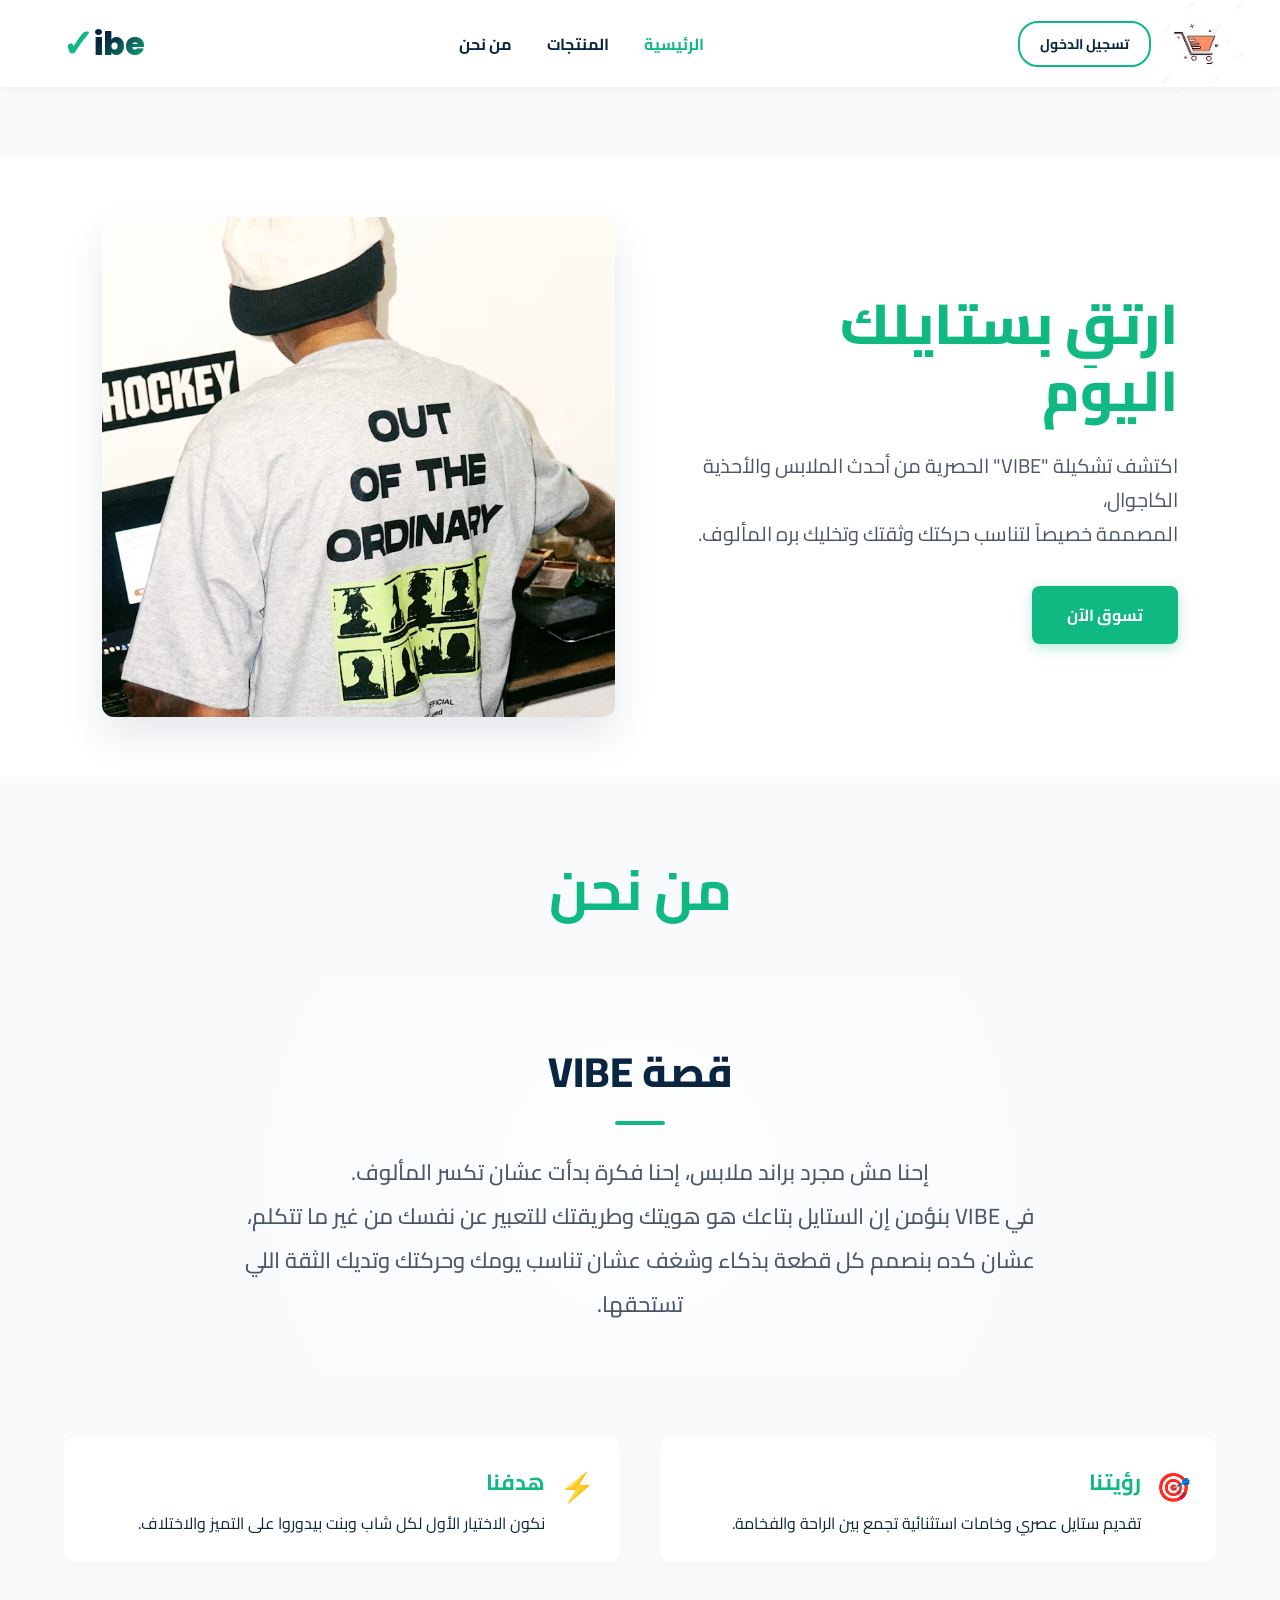
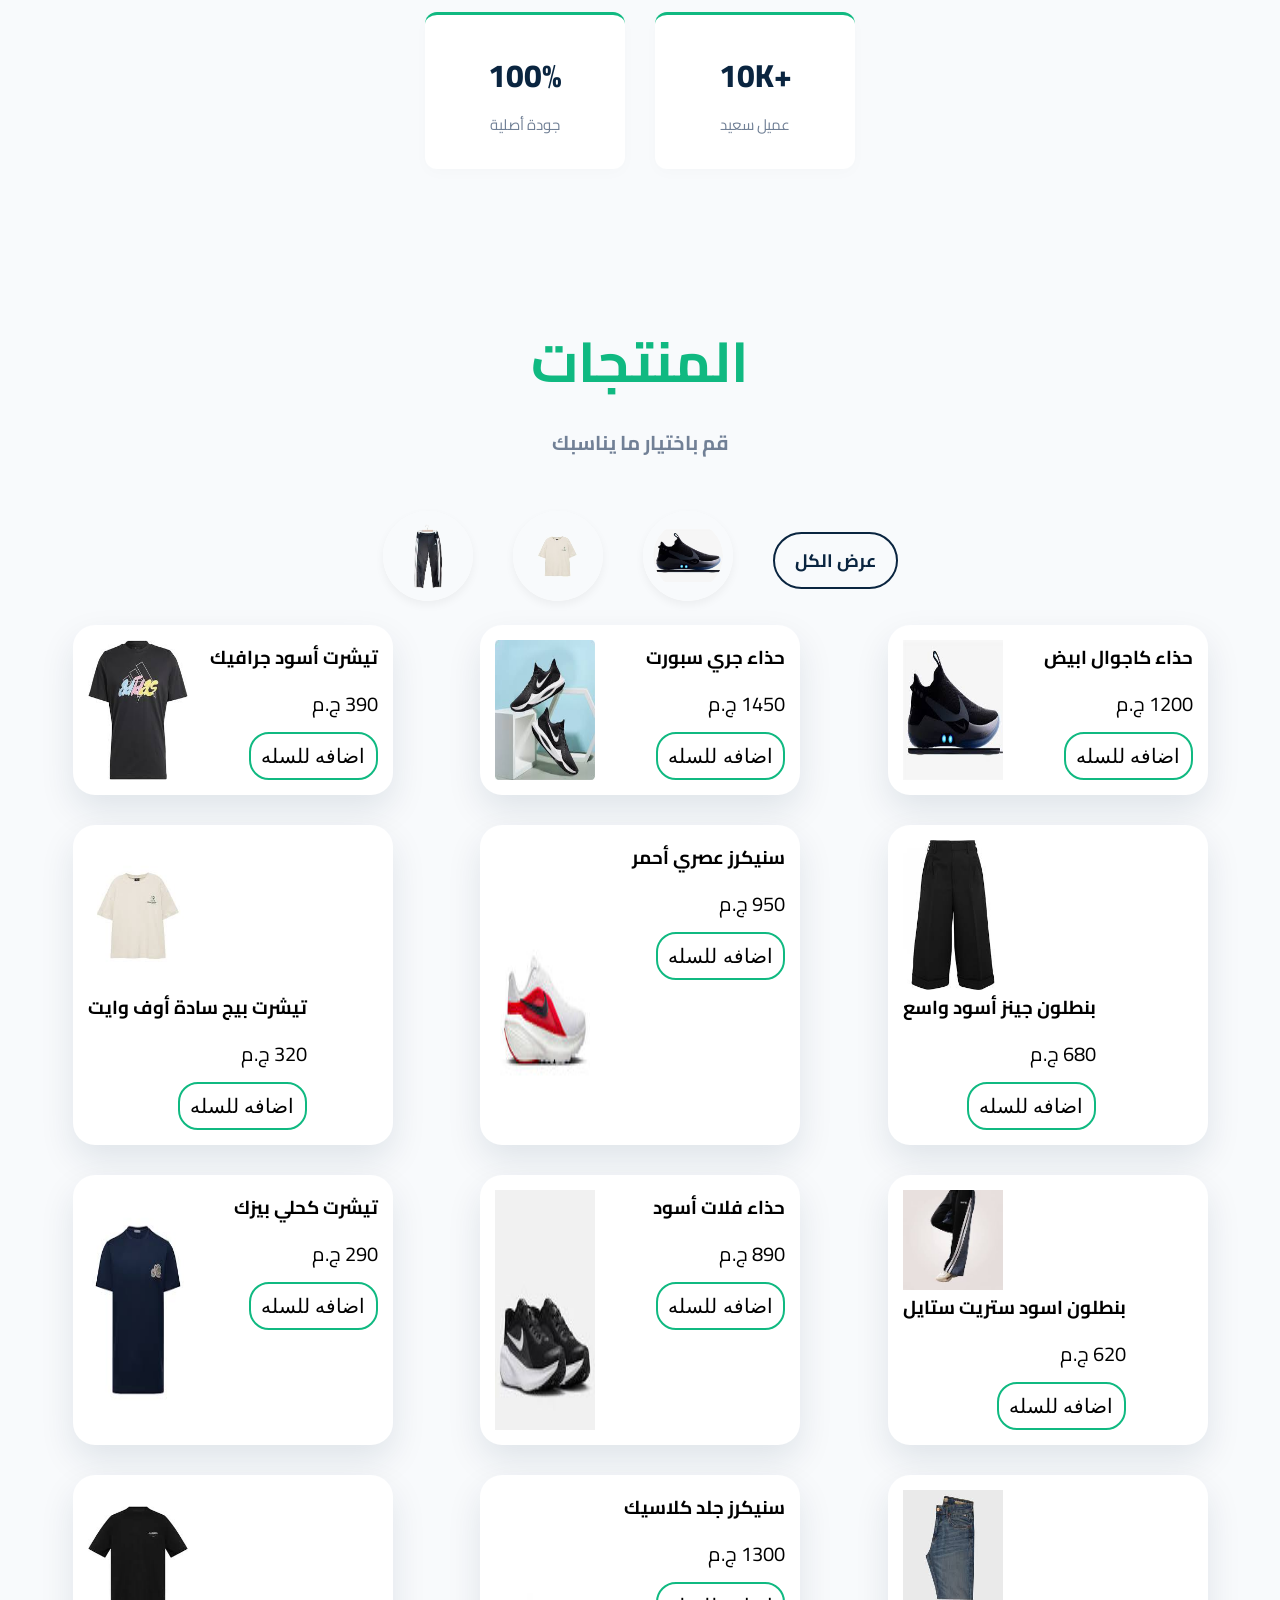
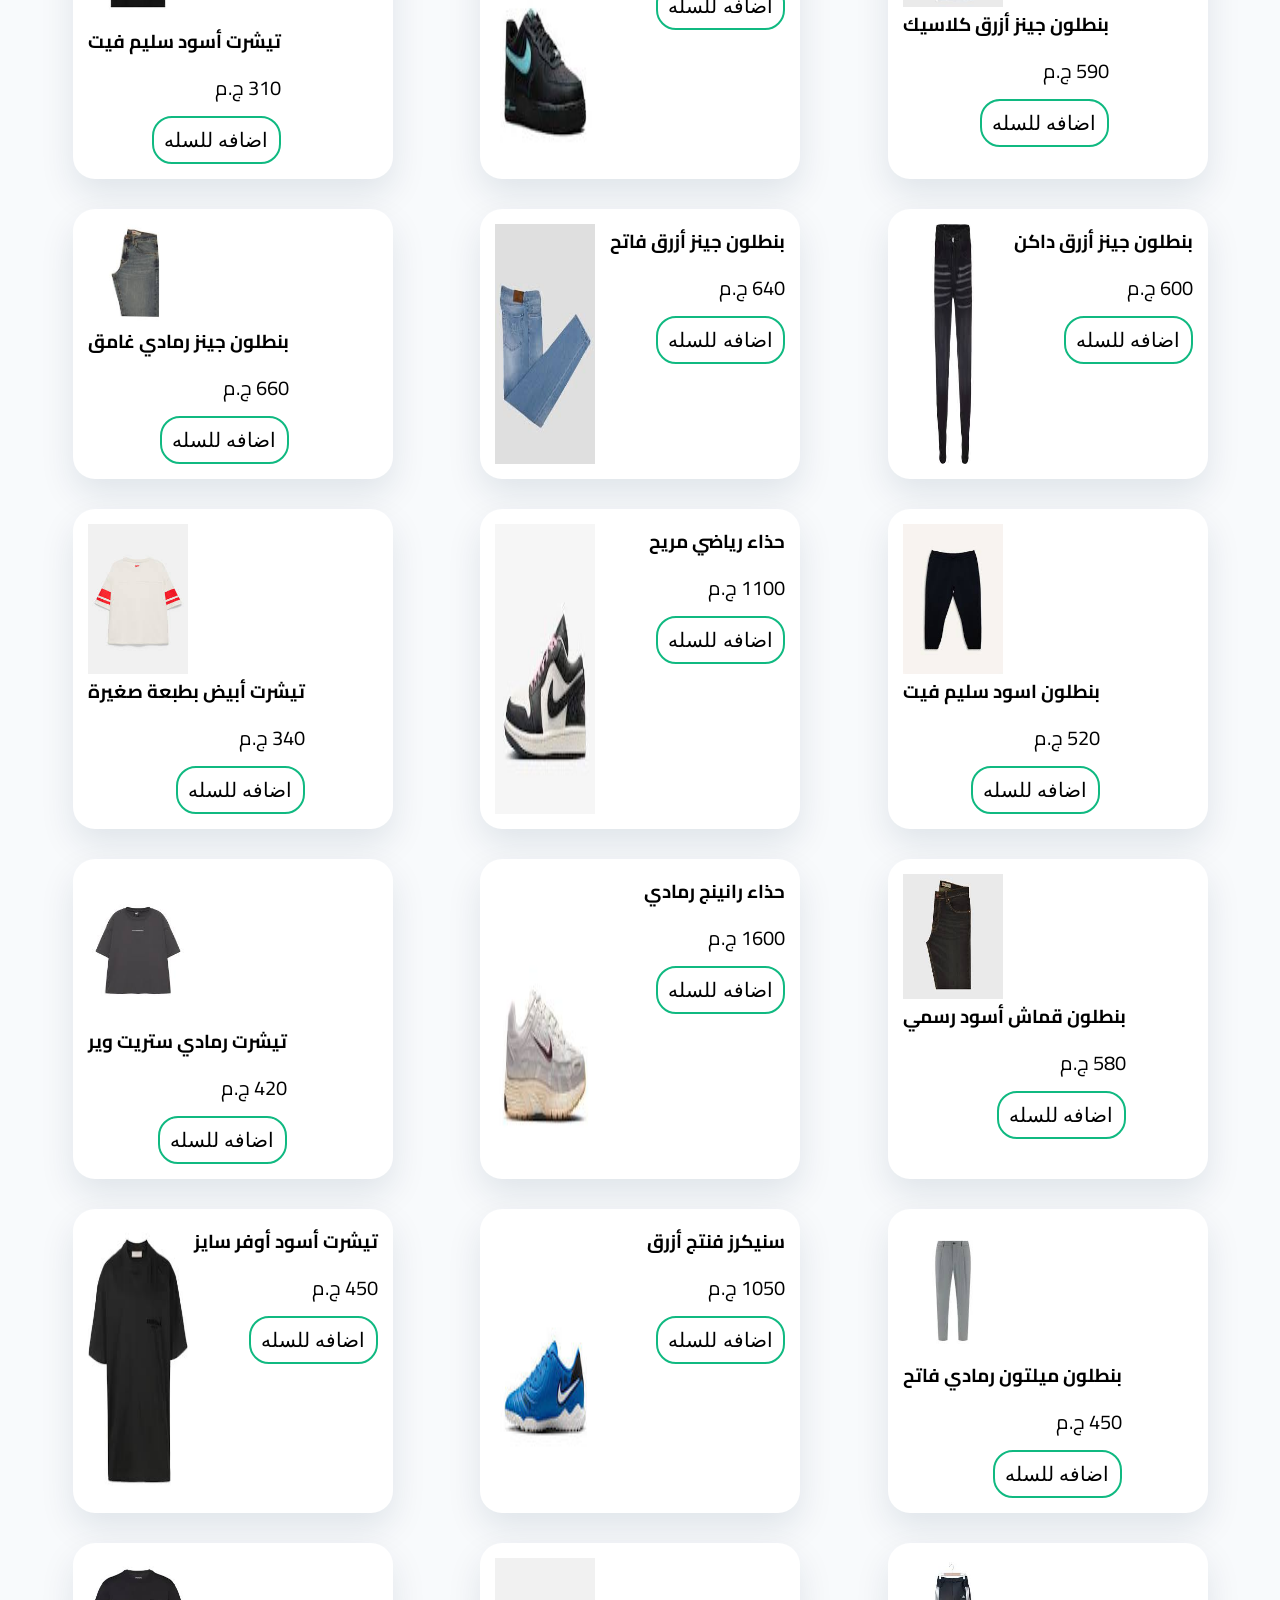
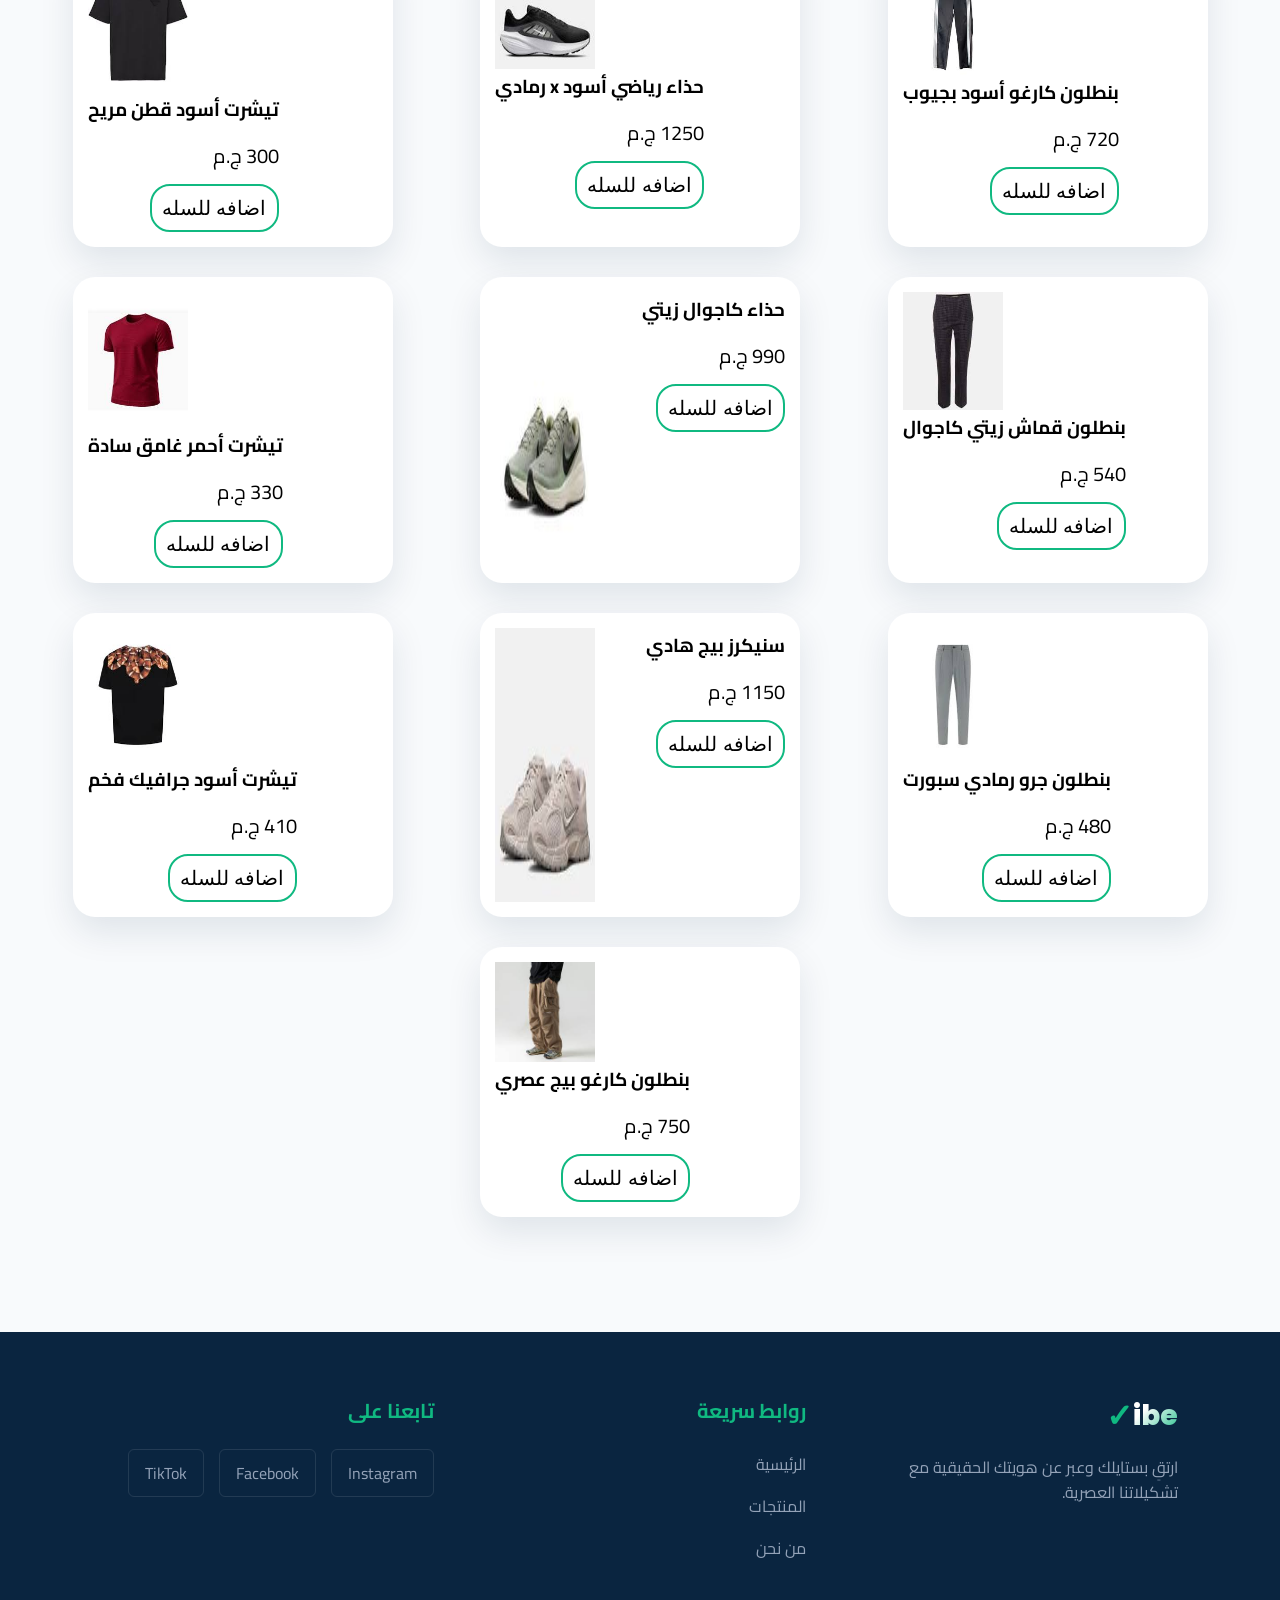
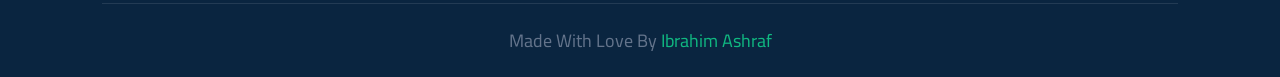
<file: index.html>
<!DOCTYPE html>
<html lang="ar" dir="rtl"> <head>
    <meta charset="UTF-8">
    <meta name="viewport" content="width=device-width, initial-scale=1.0">
    <link rel="preconnect" href="https://fonts.googleapis.com">
    <link rel="preconnect" href="https://fonts.gstatic.com" crossorigin>
    <link href="https://fonts.googleapis.com/css2?family=Cairo:wght@400;700&family=Poppins:wght@800&display=swap" rel="stylesheet">
    
    <link rel="stylesheet" href="page.css">
    <title>VIBE Store - ارتقِ بستايلك</title>
</head>
<body>

    <header class="heading">
        
        <a href="#" class="logo">
            <span class="logo-text">ibe</span><span class="v-check">✓</span>
        </a>

        <ul class="links">
            <li class="active"><a href="#">الرئيسية</a></li>
            <li><a href="#products-section">المنتجات</a></li>
            <li><a href="#About">من نحن</a></li>
        </ul>

        <div class="actions">
            <div class="cart">
               <img src="السله.jpg" alt="السلة">
            </div>
            <a href="login.html" class="log-btn" id="log">تسجيل الدخول</a>
        </div>

    </header>
 <section class="hero-section" id="#">
    <div class="hero-content">
        <h1>ارتقِ بستايلك<br><span style="color: var(--bright-green);">اليوم</span></h1>
        <p>اكتشف تشكيلة "VIBE" الحصرية من أحدث الملابس والأحذية الكاجوال، <br> المصممة خصيصاً لتناسب حركتك وثقتك وتخليك بره المألوف.</p>
        <a href="#products-section" class="shop-btn">تسوق الآن</a>
    </div>
    <img src="hero.avif" alt="Vibe Collection" class="hero">
</section>
<section class="about-section" id="About">

    <h1 class="About">من نحن</h1>

    <div class="about-story">
        <h2>قصة VIBE</h2>
        <p>
            إحنا مش مجرد براند ملابس، إحنا فكرة بدأت عشان تكسر المألوف. <br>
            في VIBE بنؤمن إن الستايل بتاعك هو هويتك وطريقتك للتعبير عن نفسك من غير ما تتكلم، <br>
            عشان كده بنصمم كل قطعة بذكاء وشغف عشان تناسب يومك وحركتك وتديك الثقة اللي تستحقها.
        </p>
    </div>

    <div class="about-features">
        <div class="feat-item">
            <span class="feat-icon">🎯</span>
            <div class="feat-text">
                <h3>رؤيتنا</h3>
                <p>تقديم ستايل عصري وخامات استثنائية تجمع بين الراحة والفخامة.</p>
            </div>
        </div>
        
        <div class="feat-item">
            <span class="feat-icon">⚡</span>
            <div class="feat-text">
                <h3>هدفنا</h3>
                <p>نكون الاختيار الأول لكل شاب وبنت بيدوروا على التميز والاختلاف.</p>
            </div>
        </div>
    </div>
    
    <div class="about-stats">
        <div class="stat-box">
            <h4>+10K</h4>
            <p>عميل سعيد</p>
        </div>
        <div class="stat-box">
            <h4>100%</h4>
            <p>جودة أصلية</p>
        </div>
    </div>

</section>
<section class="products-section" id="products-section">
   <div class="face">
     <h1 >المنتجات</h1>
     <h4>قم باختيار ما يناسبك</h4>
   </div>

    <div class="select">
        <div class="all">
            <h4 id="viewAll">عرض الكل</h4>
        </div>
        <div class="shose">
            <img src="images (1).jpg" alt="أحذية" id="shose">
        </div>
        <div class="t-shirt">
            <img src="images (34).jpg" alt="تيشرتات" id="tshirt">
        </div>
        <div class="pants">
            <img src="images (67).jpg" alt="بناطيل" id="pants">
        </div>
    </div>
    <div id="add"></div>
</section>

<footer class="main-footer">
    <div class="footer-container">
        <div class="footer-brand">
            <a href="#" class="logo">
                <span class="logo-text">ibe</span><span class="v-check">✓</span>
            </a>
            <p>ارتقِ بستايلك وعبر عن هويتك الحقيقية مع تشكيلاتنا العصرية.</p>
        </div>

        <div class="footer-links">
            <h3>روابط سريعة</h3>
            <ul>
                <li><a href="#">الرئيسية</a></li>
                <li><a href="#products-section">المنتجات</a></li>
                <li><a href="#">من نحن</a></li>
            </ul>
        </div>

        <div class="footer-social">
            <h3>تابعنا على</h3>
            <div class="social-icons">
                <a href="#">Instagram</a>
                <a href="#">Facebook</a>
                <a href="#">TikTok</a>
            </div>
        </div>
    </div>

    <div class="footer-bottom">
        <p>Made With Love By <span class="name">Ibrahim Ashraf</span></p>
    </div>
</footer>

<script src="main.js"></script>
</body>
</html>
</file>
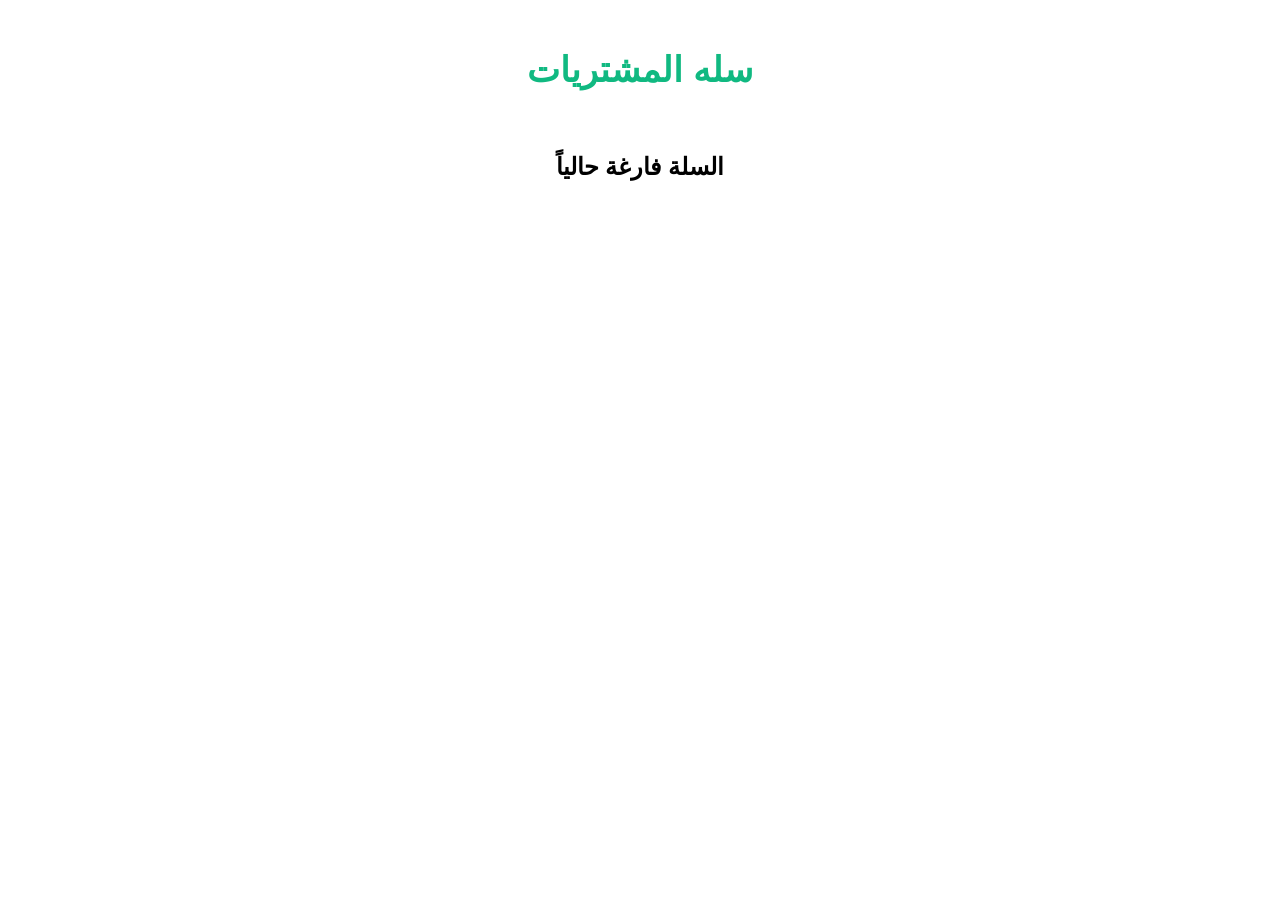
<file: cart.html>
<!DOCTYPE html>
<html lang="en">
<head>
    <meta charset="UTF-8">
    <meta name="viewport" content="width=device-width, initial-scale=1.0">
    <link rel="stylesheet" href="cart.css">
    <title>سله المشتريات</title>
</head>
<body>

    <h1>سله المشتريات</h1>
    <div class="add-product"></div>

    <script src="cart.js"></script>
</body>
</html>
</file>
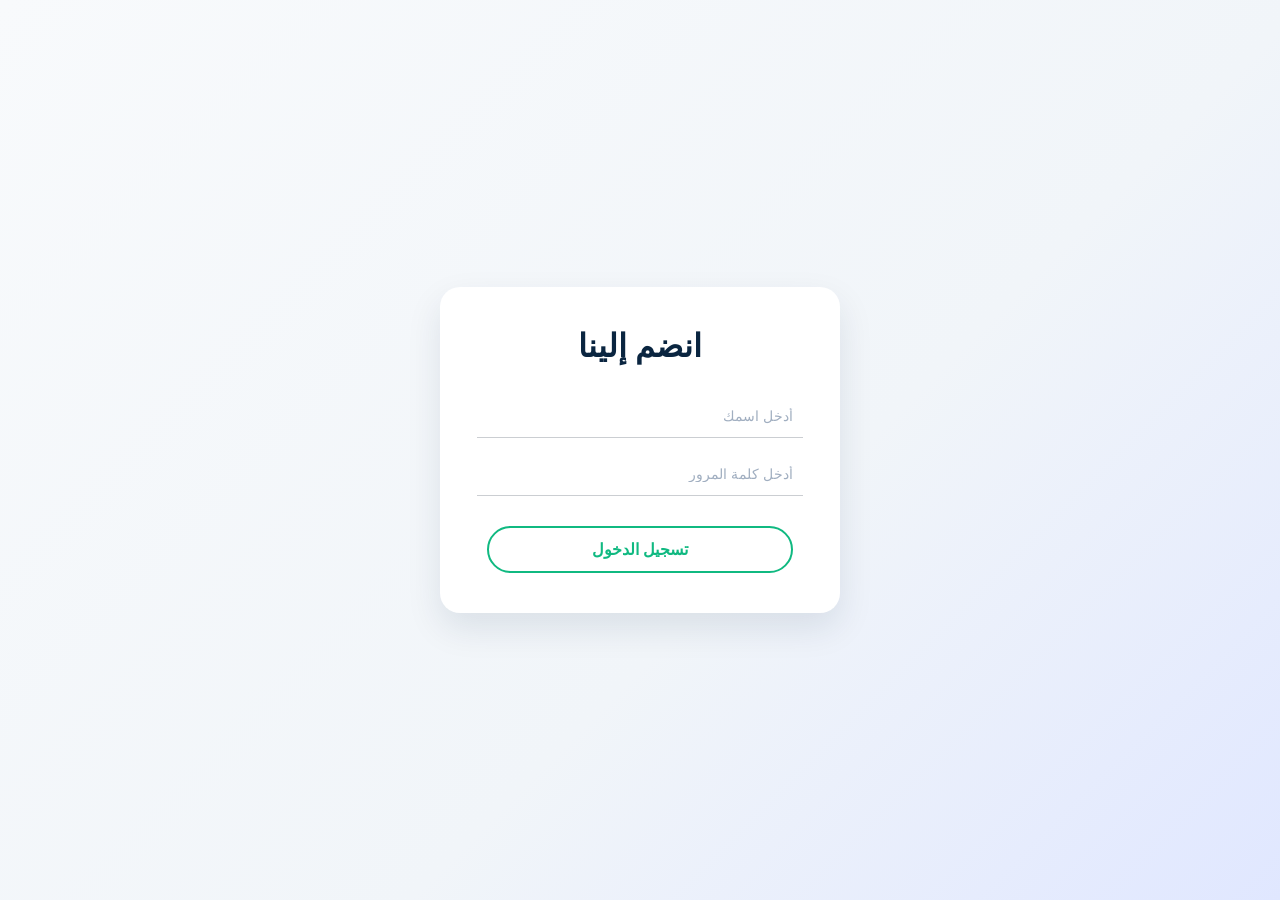
<file: login.html>
<!DOCTYPE html>
<html lang="ar" dir="rtl">
<head>
    <meta charset="UTF-8">
    <meta name="viewport" content="width=device-width, initial-scale=1.0">
    <link rel="stylesheet" href="login.css">
    <title>انضم الينا</title>
</head>
<body>

    <div class="container">
        <div class="card">
            <h2>انضم إلينا</h2>
            <form action="">
                <input class="in" type="text" placeholder="أدخل اسمك" id="name" required>
                <input class="in" type="password" placeholder="أدخل كلمة المرور" id="password" required>
                <input type="submit" value="تسجيل الدخول" class="sub">
            </form>
        </div>
    </div>

    <script src="login.js"></script>
</body>
</html>
</file>
<file: page.css>
html {
     scroll-behavior: smooth;
}

* {
    margin: 0;
    padding: 0;
    box-sizing: border-box;
}

:root {
    --bg-white: #FFFFFF;     
    --bg-light: #F8FAFC;      
    --main-blue: #0A2540;     
    --bright-green: #10B981;  
}

body {
    background-color: var(--bg-light);
    font-family: 'Cairo', sans-serif;
}

.heading {
    display: flex;
    justify-content: space-between;
    flex-direction: row-reverse;
    align-items: center; 
    background-color: var(--bg-white);
    padding: 15px 5%; 
    box-shadow: 0 2px 10px rgba(0, 0, 0, 0.05); 
}

.logo {
    display: flex;
    align-items: center;
    font-family: 'Poppins', sans-serif;
    text-decoration: none;
    font-size: 32px; 
    font-weight: 800; 
}

.v-check {
    color: var(--bright-green); 
    margin-left: -2px; 
    font-size: 38px; 
}

.logo-text {
    background: linear-gradient(135deg, var(--main-blue) 30%, var(--bright-green) 100%);
    -webkit-background-clip: text;
    -webkit-text-fill-color: transparent;
    text-transform: lowercase; 
}

.links {
    display: flex;
    list-style: none;
    gap: 35px;
}

.links li a {
    text-decoration: none;
    color: var(--main-blue);
    font-weight: 700;
    transition: color 0.3s ease;
}

li.active a {
    color: var(--bright-green);
}

.links li a:hover{
    color: var(--bright-green);
}

.actions {
    display: flex;
    align-items: center;
    gap: 25px;
}

.cart {
    position: relative;
    width: 40px;
    height: 40px;
    display: flex;
    align-items: center;
    justify-content: center;
    cursor: pointer;
}

.cart img {
    width: 100px;
    object-fit: contain;
    mix-blend-mode: multiply;
}

.log-btn {
    text-decoration: none;
    color: var(--main-blue);
    border: 2px solid var(--bright-green);
    padding: 8px 20px;
    border-radius: 20px;
    font-weight: 700;
    font-size: 14px;
    transition: all 0.3s ease;
}

.log-btn:hover {
    background-color: var(--bright-green);
    color: white;
}

.hero-section {
    margin-top: 70px;
    display: flex;
    align-items: center;
    justify-content: space-between;
    flex-direction: row;
    padding: 60px 8%;
    gap: 50px;
    background-color: var(--bg-white);
}

.hero-content {
    flex: 1;
    display: flex;
    flex-direction: column;
    align-items: flex-start;
    text-align: right;
}

.hero-content h1 {
    color: var(--bright-green);
    font-size: 56px;
    font-weight: 800;
    line-height: 1.2;
}

.hero-content p {
    margin-top: 25px;
    font-size: 20px;
    margin-bottom: 35px;
    line-height: 1.7;
    color: #4A5568;
    max-width: 550px;
}

.hero-content .shop-btn {
    text-decoration: none;
    color: var(--bg-white);
    background-color: var(--bright-green);
    padding: 14px 35px;
    border-radius: 8px;
    font-weight: 700;
    font-size: 16px;
    transition: all 0.3s ease;
    display: inline-block;
    box-shadow: 0 4px 14px rgba(16, 185, 129, 0.3);
}

.hero-content .shop-btn:hover {
    background-color: #0d9488;
    transform: translateY(-2px);
    box-shadow: 0 6px 20px rgba(16, 185, 129, 0.4);
}

.hero-section .hero {
    flex: 1;
    width: 100%;
    max-width: 550px;
    height: 500px;
    border-radius: 12px;
    object-fit: cover;
    box-shadow: 0 20px 40px rgba(10, 37, 64, 0.1);
}

.About {
    text-align: center;
    font-size: 56px;
    color: var(--bright-green);
    margin-bottom: 40px;
}

.about-section {
    padding: 60px 5%;
    background-color: var(--bg-light);
}
.about-story {
    text-align: center;
    padding: 50px 10%;
    margin-bottom: 60px;
    background: radial-gradient(circle, rgba(255,255,255,0.8) 0%, rgba(248,250,252,0) 70%);
    border-radius: 24px;
}

.about-story h2 {
    color: var(--main-blue);
    font-size: 42px;
    font-weight: 800;
    margin-bottom: 25px;
    position: relative;
    display: inline-block;
}

.about-story h2::after {
    content: '';
    display: block;
    width: 50px;
    height: 4px;
    background-color: var(--bright-green);
    margin: 10px auto 0 auto;
    border-radius: 10px;
}

.about-story p {
    line-height: 2;
    font-size: 22px;
    color: #4A5568;
    max-width: 850px;
    margin: 0 auto;
    font-weight: 500;
}

.about-features {
    display: flex;
    justify-content: center;
    gap: 40px;
    margin-bottom: 50px;
}

.feat-item {
    flex: 1;
    display: flex;
    flex-direction: row;
    align-items: flex-start;
    gap: 15px;
    background-color: var(--bg-white);
    padding: 25px;
    border-radius: 12px;
    box-shadow: 0 4px 15px rgba(0, 0, 0, 0.02);
}

.feat-icon {
    font-size: 28px;
}

.feat-text h3 {
    color: var(--bright-green);
    font-size: 22px;
    margin-bottom: 8px;
}

.feat-text p {
    color: var(--main-blue);
    font-size: 16px;
    line-height: 1.6;
}

.about-stats {
    display: flex;
    justify-content: center;
    gap: 30px;
}

.stat-box {
    background-color: var(--bg-white);
    padding: 30px;
    width: 200px;
    text-align: center;
    border-radius: 12px;
    box-shadow: 0 4px 15px rgba(0, 0, 0, 0.02);
    border-top: 3px solid var(--bright-green);
}

.stat-box h4 {
    color: var(--main-blue);
    font-size: 32px;
    font-weight: 800;
    margin-bottom: 5px;
}

.stat-box p {
    color: #718096;
    font-size: 15px;
}

.products-section {
    margin-top: 80px;
}

.face {
    text-align: center;
}

.products-section .face {
    text-align: center;
    margin-top: 60px;
}

.products-section .face h1 {
    color: var(--bright-green);
    font-size: 56px;
    margin-bottom: 10px;
}

.products-section .face h4 {
    color: #718096;
    font-size: 20px;
}

.products-section .select {
    display: flex;
    justify-content: center;
    align-items: center;
    gap: 40px;
    margin-top: 50px;
}

.products-section .all h4 {
    color: var(--main-blue);
    font-size: 18px;
    font-weight: 700;
    cursor: pointer;
    border: 2px solid var(--main-blue);
    padding: 10px 20px;
    border-radius: 50px;
    transition: all 0.3s ease;
}

.products-section .all h4:hover {
    background-color: var(--main-blue);
    color: white;
}

.shose img, .t-shirt img, .pants img {
    width: 90px;
    height: 90px;
    object-fit: contain;
    cursor: pointer;
    border-radius: 50%;
    background-color: var(--bg-white);
    padding: 10px;
    box-shadow: 0 4px 10px rgba(0, 0, 0, 0.05);
    transition: transform 0.3s ease;
    mix-blend-mode: darken; 
}

.shose img:hover, .t-shirt img:hover, .pants img:hover {
    transform: translateY(-5px);
}

.main-footer {
    background-color: var(--main-blue);
    color: var(--bg-white);
    padding: 60px 8% 20px 8%;
    margin-top: 100px;
}

.footer-container {
    display: flex;
    justify-content: space-between;
    align-items: flex-start;
    flex-wrap: wrap;
    gap: 40px;
    padding-bottom: 40px;
    border-bottom: 1px solid rgba(255, 255, 255, 0.1);
}

.footer-brand {
    flex: 1;
    min-width: 250px;
}

.footer-brand .logo {
    display: flex;
    align-items: center;
    font-family: 'Poppins', sans-serif;
    text-decoration: none;
    font-size: 28px;
    font-weight: 800;
    margin-bottom: 15px;
}

.footer-brand .v-check {
    color: var(--bright-green);
    font-size: 32px;
    margin-left: -2px;
}

.footer-brand .logo-text {
    background: linear-gradient(135deg, var(--bg-white) 30%, var(--bright-green) 100%);
    -webkit-background-clip: text;
    -webkit-text-fill-color: transparent;
}

.footer-brand p {
    color: #94A3B8;
    font-size: 16px;
    line-height: 1.6;
    max-width: 300px;
}

.footer-links, .footer-social {
    flex: 1;
    min-width: 200px;
}

.footer-links h3, .footer-social h3 {
    font-size: 20px;
    font-weight: 700;
    margin-bottom: 20px;
    color: var(--bright-green);
}

.footer-links ul {
    list-style: none;
    display: flex;
    flex-direction: column;
    gap: 12px;
}

.footer-links ul li a {
    color: #94A3B8;
    text-decoration: none;
    font-size: 16px;
    transition: color 0.3s ease;
}

.footer-links ul li a:hover {
    color: var(--bg-white);
}

.footer-bottom p {
    font-size: 18px;
}

.footer-bottom .name {
    color: var(--bright-green);
}

.social-icons {
    display: flex;
    gap: 15px;
}

.social-icons a {
    color: #94A3B8;
    text-decoration: none;
    font-size: 16px;
    border: 1px solid rgba(255, 255, 255, 0.1);
    padding: 8px 16px;
    border-radius: 6px;
    transition: all 0.3s ease;
}

.social-icons a:hover {
    color: var(--main-blue);
    background-color: var(--bg-white);
    border-color: var(--bg-white);
}

.footer-bottom {
    text-align: center;
    padding-top: 20px;
    color: #64748B;
    font-size: 14px;
}


#add {
    display: flex;
    flex-wrap: wrap;
    justify-content: space-evenly;
}

.product-div {
    width: calc(100%/4);
    background-color: var(--bg-white);
    box-shadow: 0 15px 35px rgba(10, 37, 64, 0.1);
    border-radius: 22px; 
    margin: 15px;
    padding: 15px;
    display: flex;
    flex-direction: row-reverse;
    justify-content: space-between;
    flex-wrap: wrap;
}

.pimg {
    width: 100px;
    display: flex;
    justify-content: flex-end;
}

.price {
    display: block;
    font-size: 20px;
    margin-top: 10px;
    margin-bottom: 10px;
}


.add-btn {
    font-size: 20px;
    background-color: white;
    border: 2px solid var(--bright-green);
    border-radius: 20px;
    padding: 10px;
    transition: .3s;
}

.add-btn:hover {
    background-color: var(--bright-green);
    color: var(--bg-white);
}

@media (max-width: 768px) {
    .heading {
        flex-direction: column;
        gap: 15px;
        padding: 15px 2%;
    }
    
    .links {
        gap: 15px;
        padding: 0;
        justify-content: center;
        flex-wrap: wrap;
    }
    
    .actions {
        width: 100%;
        justify-content: center;
    }

    .hero-section {
        flex-direction: column-reverse;
        padding: 40px 5%;
        gap: 30px;
        margin-top: 20px;
    }

    .hero-content {
        align-items: center;
        text-align: center;
    }

    .hero-content h1 {
        font-size: 36px;
    }

    .hero-section .hero {
        max-width: 100%;
        height: auto;
    }

    .About {
        font-size: 38px;
    }

    .about-story h2 {
        font-size: 28px;
    }

    .about-story p {
        font-size: 18px;
    }

    .about-features {
        flex-direction: column;
        gap: 20px;
    }

    .about-stats {
        flex-wrap: wrap;
        justify-content: center;
    }

    .stat-box {
        width: 45%;
    }

    .products-section .face h1 {
        font-size: 38px;
    }

    .products-section .select {
        gap: 15px;
        flex-wrap: wrap;
    }

    .product-div {
        width: 90% !important;
        margin: 10px auto;
        flex-direction: row-reverse;
    }
    
    .footer-container {
        flex-direction: column;
        align-items: center;
        text-align: center;
    }

    .footer-brand p {
        max-width: 100%;
    }

    .footer-links ul {
        align-items: center;
    }
}

@media (min-width: 1700px) {
    .heading, 
    .hero-section, 
    .about-section, 
    .products-section, 
    .main-footer {
        max-width: 1650px;
        margin-left: auto !important;
        margin-right: auto !important;
        border-radius: 24px;
    }

    .heading {
        padding: 25px 5%;
    }

    .logo {
        font-size: 42px;
    }

    .v-check {
        font-size: 50px;
    }

    .links {
        gap: 50px;
    }

    .links li a {
        font-size: 22px;
    }

    .log-btn {
        padding: 12px 30px;
        font-size: 18px;
        border-radius: 30px;
    }

    .cart img {
        width: 130px;
    }

    .hero-section {
        padding: 100px 8%;
        gap: 80px;
        margin-top: 100px;
    }

    .hero-content h1 {
        font-size: 75px;
    }

    .hero-content p {
        font-size: 26px;
        max-width: 750px;
        margin-top: 35px;
        margin-bottom: 45px;
    }

    .hero-content .shop-btn {
        padding: 18px 45px;
        font-size: 20px;
        border-radius: 12px;
    }

    .hero-section .hero {
        max-width: 700px;
        height: 600px;
    }

    .About {
        font-size: 75px;
        margin-bottom: 60px;
    }

    .about-story h2 {
        font-size: 56px;
    }

    .about-story p {
        font-size: 28px;
        max-width: 1100px;
    }

    .feat-item {
        padding: 40px;
        gap: 25px;
        border-radius: 18px;
    }

    .feat-icon {
        font-size: 40px;
    }

    .feat-text h3 {
        font-size: 30px;
    }

    .feat-text p {
        font-size: 20px;
    }

    .stat-box {
        padding: 45px;
        width: 280px;
        border-radius: 18px;
    }

    .stat-box h4 {
        font-size: 46px;
    }

    .stat-box p {
        font-size: 20px;
    }

    .products-section .face h1 {
        font-size: 75px;
    }

    .products-section .face h4 {
        font-size: 26px;
    }

    .products-section .select {
        gap: 60px;
        margin-top: 70px;
    }

    .products-section .all h4 {
        font-size: 24px;
        padding: 15px 35px;
    }
}
</file>
<file: cart.css>
body {
     font-family: 'Cairo', sans-serif;
     direction: rtl;
}

:root {
    --bg-white: #FFFFFF;     
    --bg-light: #F8FAFC;      
    --main-blue: #0A2540;     
    --bright-green: #10B981;  
}

h1 {
    text-align: center;
    margin-top: 50px;
    color: var(--bright-green);
    font-size: 35px;
}


.product-div {
    width: calc(100%/3); 
    min-width: 300px;
    background-color: var(--bg-white);
    box-shadow: 0 15px 35px rgba(10, 37, 64, 0.1);
    border-radius: 22px; 
    margin: 15px;
    padding: 15px;
    display: flex;
    flex-direction: row;
    justify-content: function;
    align-items: center; 
}

.pimg {
    width: 100px;
    height: 100px;
    object-fit: cover;
    border-radius: 12px;
}


.cdiv {
    display: flex;
    flex-direction: column;
    margin-right: 20px; 
    flex-grow: 1;
}

.price {
    font-size: 20px;
    margin-top: 5px;
    margin-bottom: 5px;
    color: var(--main-blue);
}


.add-product {
    display: flex;
    flex-wrap: wrap;
    justify-content: space-evenly;
    padding: 20px;
}
</file>
<file: login.css>
body {
    margin: 0;
    padding: 0;
    box-sizing: border-box;
    min-height: 100vh;
    background: linear-gradient(135deg, #F8FAFC 0%, #F1F5F9 60%, #E0E7FF 100%);
    background-attachment: fixed;
    font-family: 'Cairo', sans-serif;
    display: flex;
    justify-content: center;
    align-items: center;
}

:root {
    --bg-white: #FFFFFF;     
    --bg-light: #F8FAFC;      
    --main-blue: #0A2540;     
    --bright-green: #10B981;  
}

.container {
    width: 100%;
    display: flex;
    justify-content: center;
    align-items: center;
    padding: 20px;
}

.card {
    display: flex;
    flex-direction: column;
    align-items: center;
    background-color: var(--bg-white);
    box-shadow: 0 15px 35px rgba(10, 37, 64, 0.1);
    border-radius: 20px; 
    width: 100%;
    max-width: 400px;
    padding: 40px 20px;
    box-sizing: border-box;
}

.card h2 {
    font-size: 32px;
    color: var(--main-blue);
    margin-top: 0;
    margin-bottom: 30px;
    font-weight: 800;
}

.card form {
    width: 100%;
    display: flex;
    flex-direction: column;
    align-items: center;
    gap: 15px;
}

.in {
    width: 85%;
    padding: 12px 10px;
    border-top: none;
    border-right: none;
    border-left: none;
    border-bottom: 1px solid #bcc0c5c6;
    font-family: 'Cairo', sans-serif;
    font-size: 16px;
    transition: all 0.3s ease;
    text-align: right;
}

.in:focus {
    outline: none;
    border-top: none;
    border-right: none;
    border-left: none;
    border-bottom: 2px solid var(--bright-green);
}

::placeholder {
    font-size: 14px;
    color: #A0AEC0;
}

.sub {
    width: 85%;
    padding: 12px;
    border-radius: 50px;
    border: 2px solid var(--bright-green);
    background-color: var(--bg-white);
    color: var(--bright-green);
    font-family: 'Cairo', sans-serif;
    font-size: 16px;
    font-weight: 700;
    cursor: pointer;
    transition: all 0.3s ease;
    margin-top: 15px;
}

.sub:hover {
    background-color: var(--bright-green);
    color: var(--bg-white);
    box-shadow: 0 8px 20px rgba(16, 185, 129, 0.3);
    transform: translateY(-2px);
}
</file>
